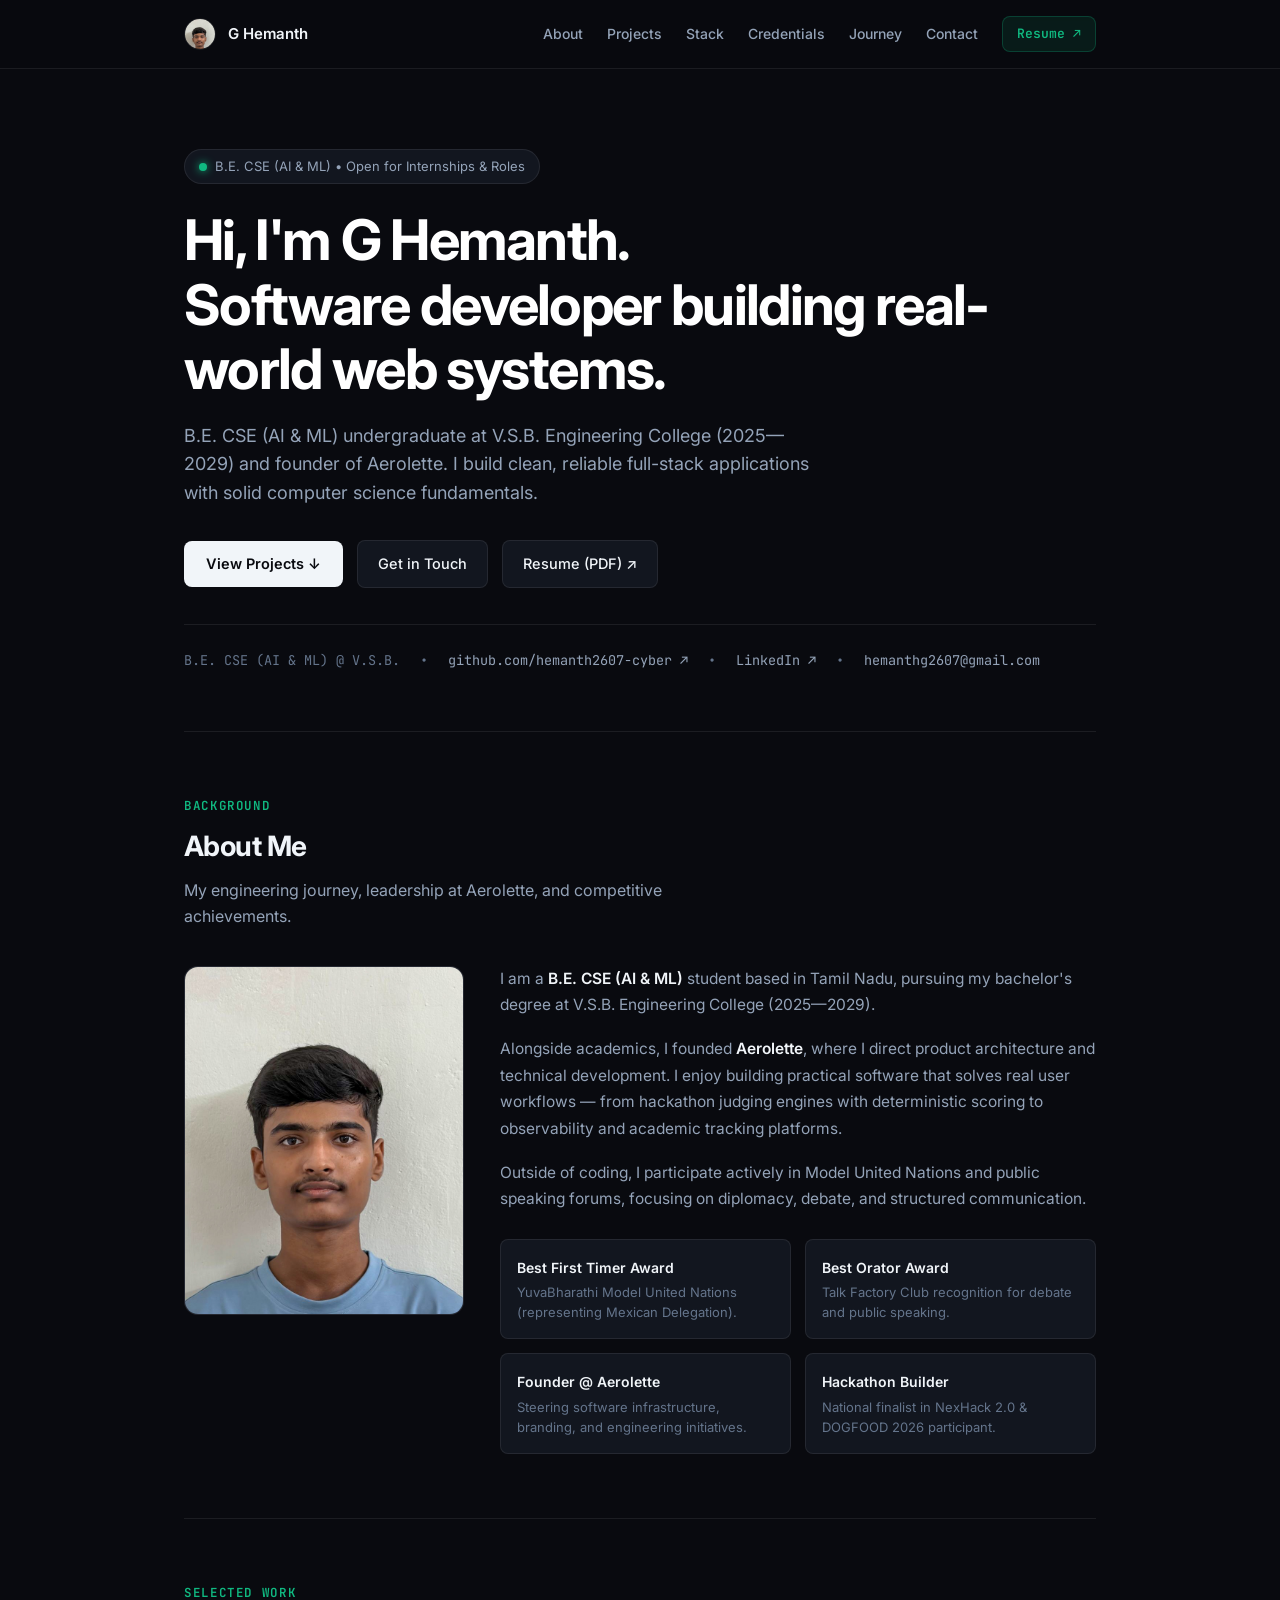
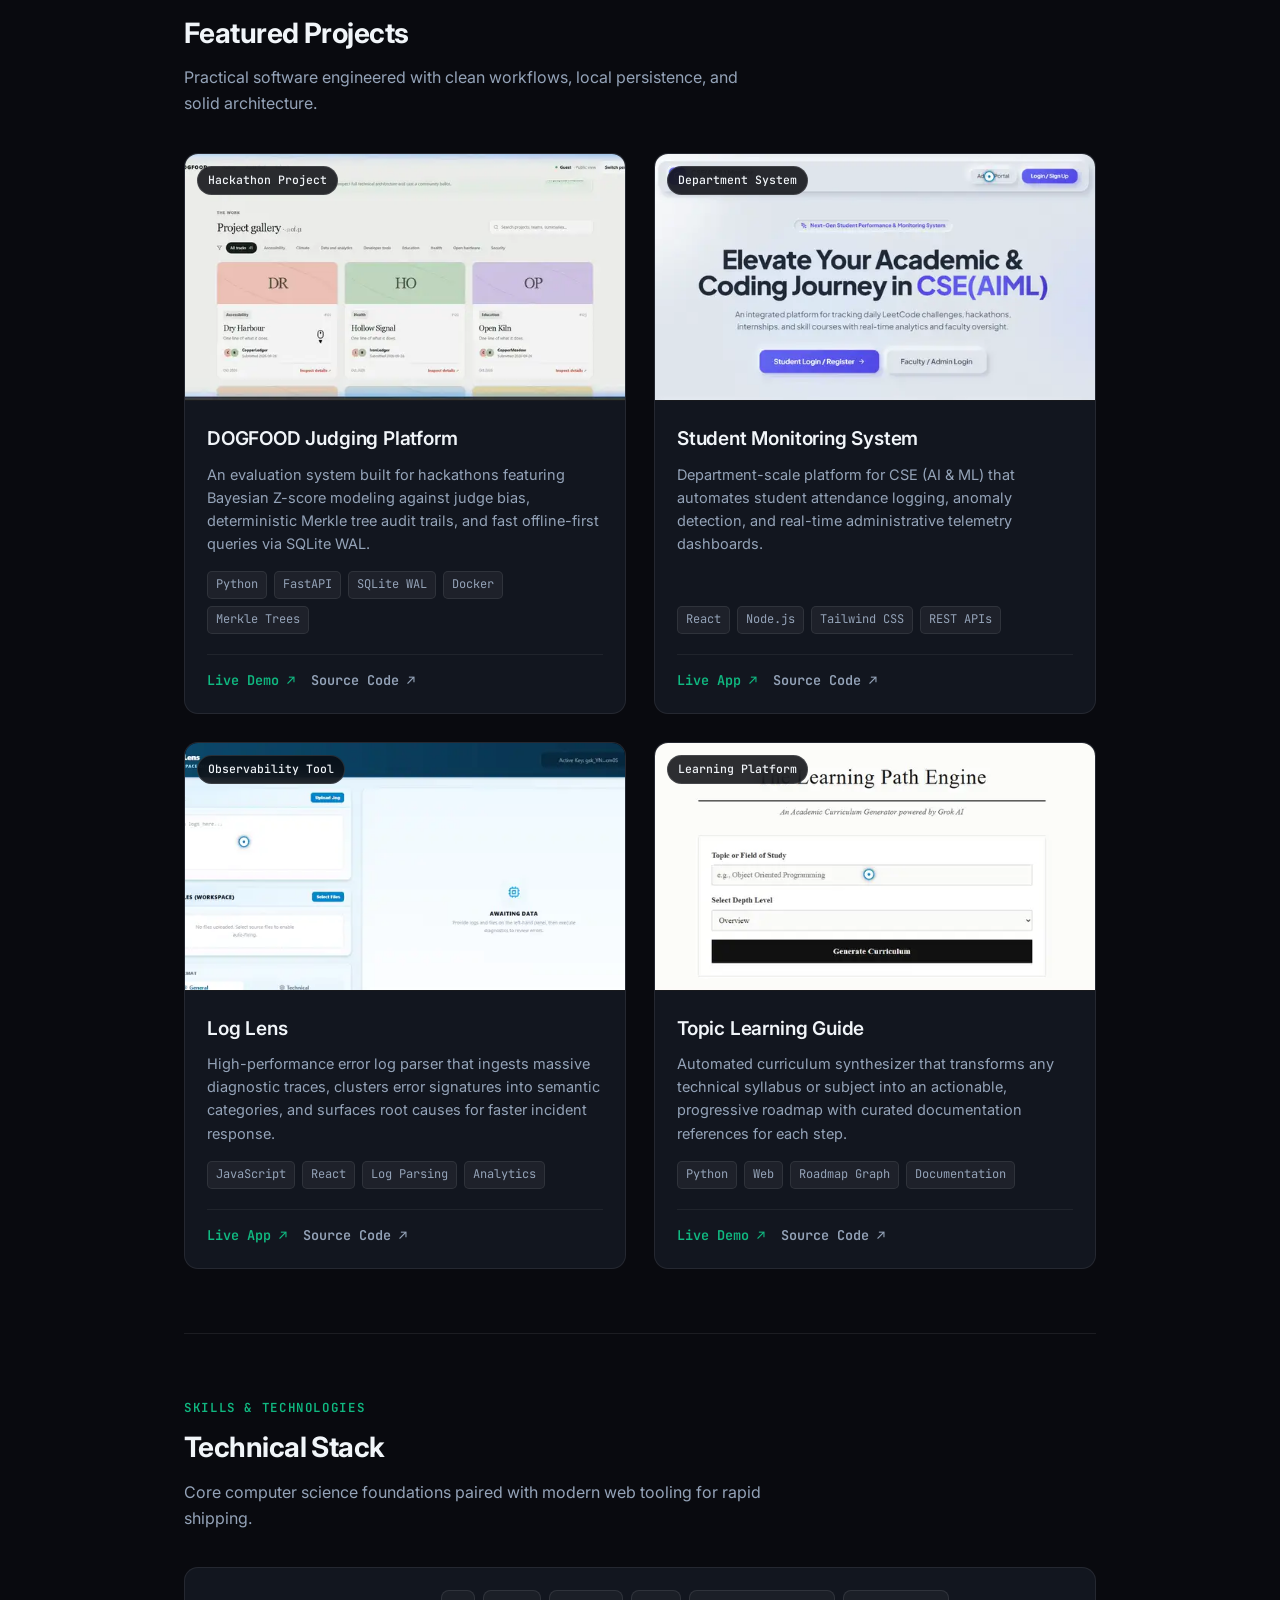
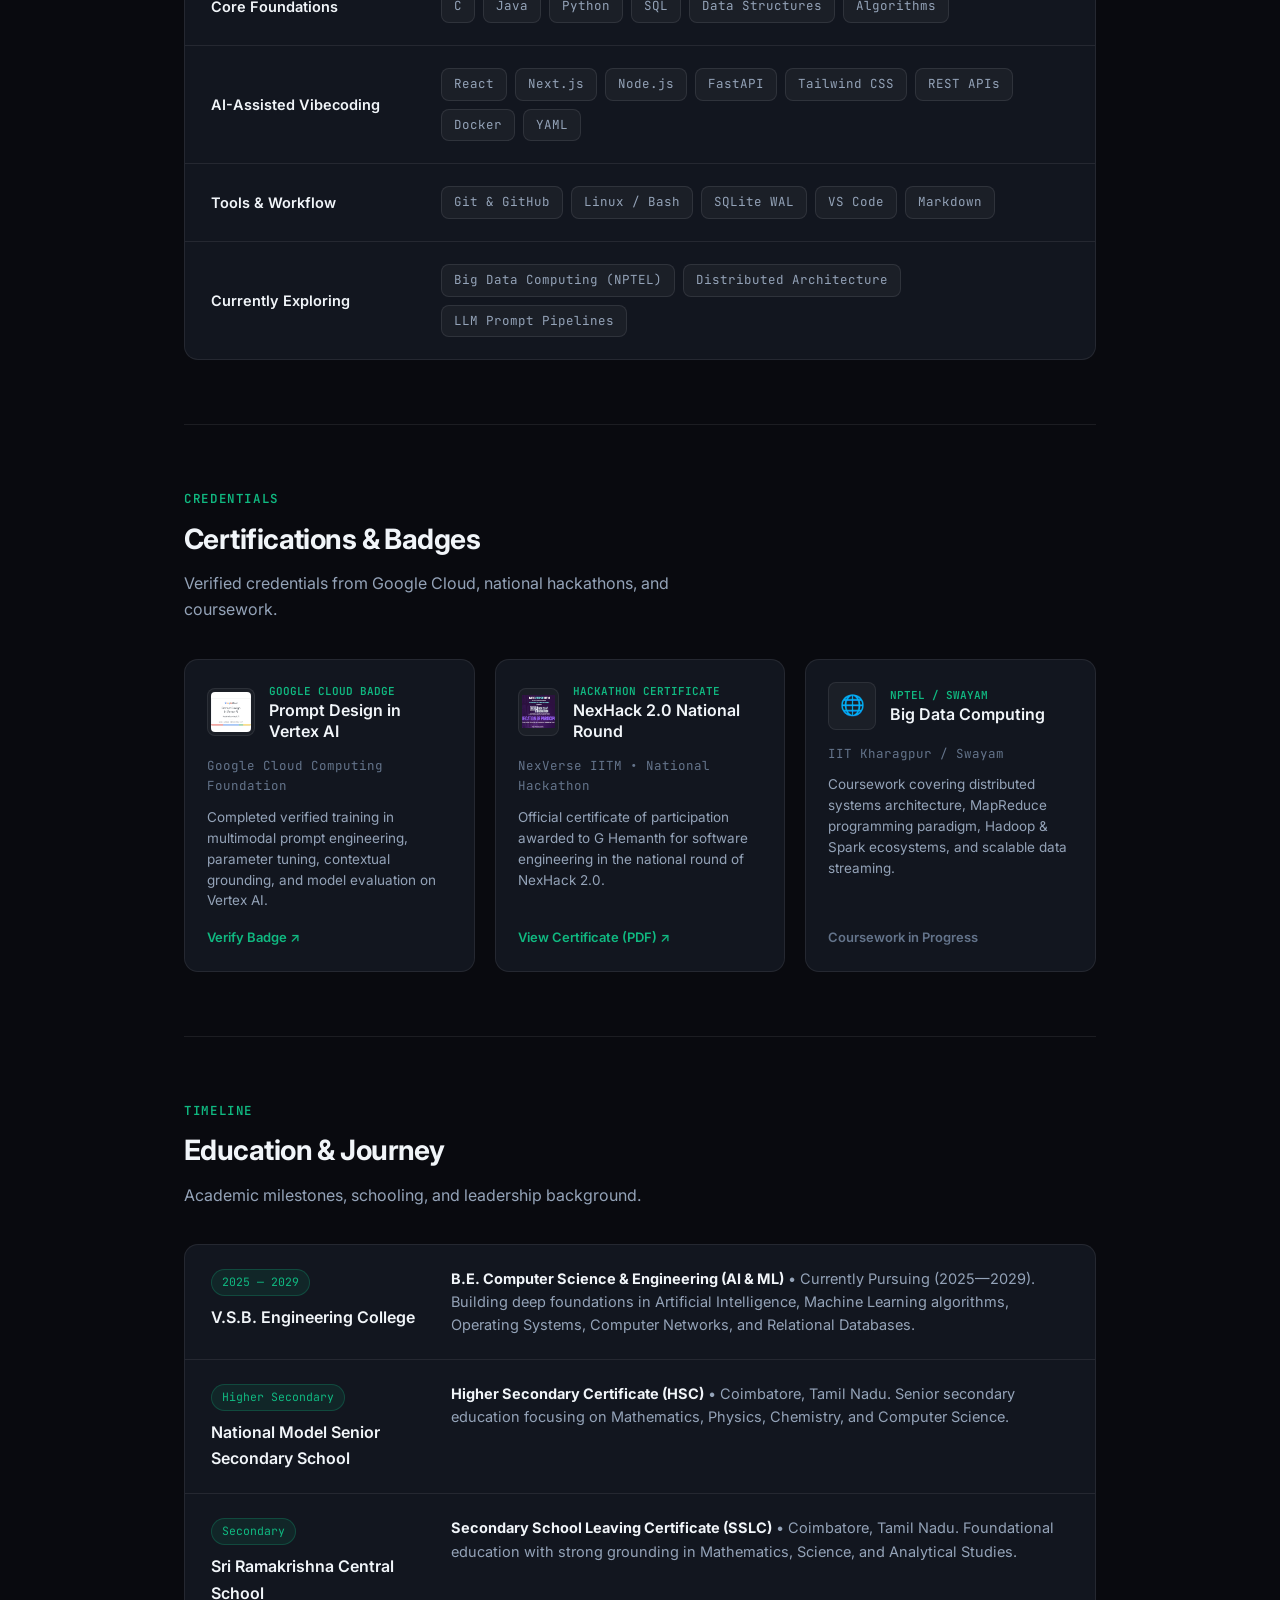
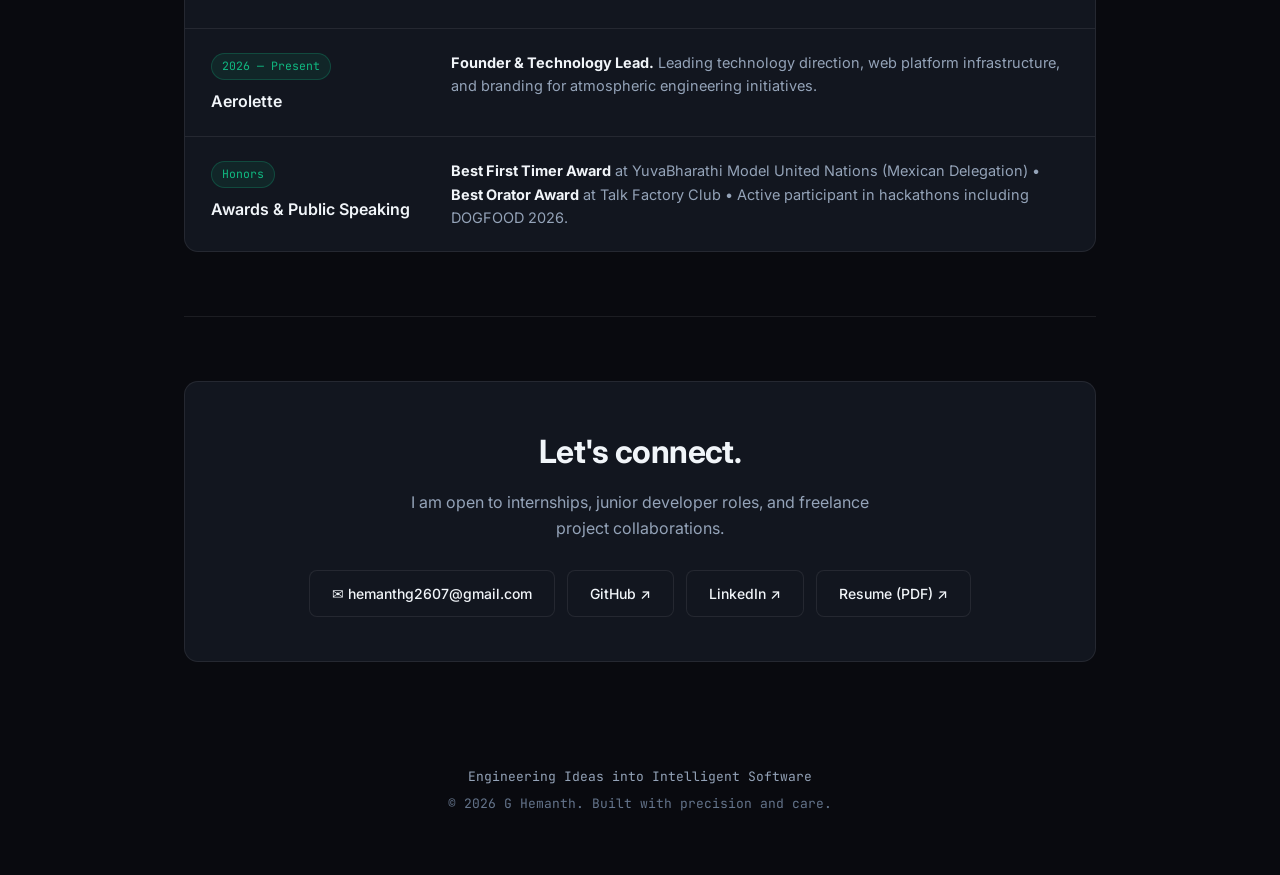
<file: index.html>
<!DOCTYPE html>
<html lang="en">
<head>
<meta charset="utf-8">
<meta name="viewport" content="width=device-width, initial-scale=1, viewport-fit=cover">
<title>G Hemanth — Software Engineer</title>
<meta name="description" content="Portfolio of G Hemanth — Computer Science undergraduate at V.S.B. Engineering College and founder of Aerolette. Building full-stack web applications and tools.">
<meta name="author" content="G Hemanth">
<link rel="icon" type="image/jpeg" href="assets/avatar.jpg">
<link rel="preconnect" href="https://fonts.googleapis.com">
<link rel="preconnect" href="https://fonts.gstatic.com" crossorigin>
<link href="https://fonts.googleapis.com/css2?family=Inter:wght@400;500;600;700&family=JetBrains+Mono:wght@400;500;600&display=swap" rel="stylesheet">
<style>
:root {
  --bg: #090a0f;
  --bg-subtle: #0e1117;
  --card: #12161f;
  --card-hover: #171c27;
  --border: rgba(255, 255, 255, 0.08);
  --border-hover: rgba(255, 255, 255, 0.18);
  --text: #f1f5f9;
  --text-muted: #94a3b8;
  --text-dim: #64748b;
  --accent: #10b981;
  --accent-soft: rgba(16, 185, 129, 0.1);
  --accent-border: rgba(16, 185, 129, 0.25);
  --radius-sm: 8px;
  --radius-md: 14px;
  --radius-lg: 20px;
}

* { box-sizing: border-box; margin: 0; padding: 0; }

html {
  scroll-behavior: smooth;
  scroll-padding-top: 84px;
  background-color: var(--bg);
  color-scheme: dark;
}

body {
  font-family: 'Inter', -apple-system, BlinkMacSystemFont, "Segoe UI", Roboto, sans-serif;
  background-color: var(--bg);
  color: var(--text);
  line-height: 1.65;
  font-size: 16px;
  -webkit-font-smoothing: antialiased;
  -moz-osx-font-smoothing: grayscale;
}

a {
  color: inherit;
  text-decoration: none;
  transition: color 0.15s ease;
}

img, video {
  max-width: 100%;
  display: block;
}

.mono {
  font-family: 'JetBrains Mono', monospace;
}

/* Container */
.container {
  max-width: 960px;
  margin: 0 auto;
  padding: 0 24px;
}

/* Header & Nav */
header.site-header {
  position: sticky;
  top: 0;
  z-index: 50;
  background: rgba(9, 10, 15, 0.85);
  backdrop-filter: blur(12px);
  -webkit-backdrop-filter: blur(12px);
  border-bottom: 1px solid var(--border);
}

.nav-wrap {
  display: flex;
  align-items: center;
  justify-content: space-between;
  height: 68px;
}

.nav-brand {
  display: flex;
  align-items: center;
  gap: 12px;
  font-weight: 600;
  font-size: 15px;
  color: var(--text);
}

.nav-avatar {
  width: 32px;
  height: 32px;
  border-radius: 50%;
  object-fit: cover;
  border: 1.5px solid var(--border);
}

.nav-links {
  display: flex;
  align-items: center;
  gap: 24px;
  font-size: 14px;
  font-weight: 500;
  color: var(--text-muted);
}

.nav-links a:hover {
  color: var(--text);
}

.btn-resume {
  display: inline-flex;
  align-items: center;
  gap: 6px;
  padding: 6px 14px;
  border-radius: var(--radius-sm);
  background: var(--accent-soft);
  color: var(--accent);
  border: 1px solid var(--accent-border);
  font-size: 13px;
  font-weight: 600;
  font-family: 'JetBrains Mono', monospace;
  transition: all 0.15s ease;
}

.btn-resume:hover {
  background: var(--accent);
  color: #061e16;
  border-color: var(--accent);
}

/* Hero Section */
.hero {
  padding: 80px 0 60px;
}

.status-badge {
  display: inline-flex;
  align-items: center;
  gap: 8px;
  padding: 6px 14px;
  border-radius: 999px;
  background: var(--card);
  border: 1px solid var(--border);
  font-size: 13px;
  color: var(--text-muted);
  margin-bottom: 24px;
}

.status-dot {
  width: 8px;
  height: 8px;
  border-radius: 50%;
  background-color: var(--accent);
  box-shadow: 0 0 8px var(--accent);
}

.hero-title {
  font-size: clamp(38px, 6vw, 56px);
  font-weight: 700;
  letter-spacing: -0.03em;
  line-height: 1.15;
  color: #ffffff;
  margin-bottom: 20px;
}

.hero-lead {
  font-size: 18px;
  color: var(--text-muted);
  max-width: 640px;
  line-height: 1.6;
  margin-bottom: 32px;
}

.hero-actions {
  display: flex;
  flex-wrap: wrap;
  align-items: center;
  gap: 14px;
  margin-bottom: 36px;
}

.btn-primary {
  display: inline-flex;
  align-items: center;
  gap: 8px;
  padding: 11px 22px;
  border-radius: var(--radius-sm);
  background: var(--text);
  color: var(--bg);
  font-weight: 600;
  font-size: 14.5px;
  transition: opacity 0.15s ease;
}

.btn-primary:hover {
  opacity: 0.9;
}

.btn-secondary {
  display: inline-flex;
  align-items: center;
  gap: 8px;
  padding: 11px 20px;
  border-radius: var(--radius-sm);
  background: var(--card);
  border: 1px solid var(--border);
  color: var(--text);
  font-weight: 500;
  font-size: 14.5px;
  transition: all 0.15s ease;
}

.btn-secondary:hover {
  background: var(--card-hover);
  border-color: var(--border-hover);
}

.hero-meta {
  display: flex;
  flex-wrap: wrap;
  align-items: center;
  gap: 20px;
  padding-top: 24px;
  border-top: 1px solid var(--border);
  font-size: 13.5px;
  color: var(--text-dim);
  font-family: 'JetBrains Mono', monospace;
}

.hero-meta a {
  display: inline-flex;
  align-items: center;
  gap: 6px;
  color: var(--text-muted);
  transition: color 0.15s ease;
}

.hero-meta a.link-github:hover {
  color: #10b981;
}

.hero-meta a.link-linkedin:hover {
  color: #38bdf8;
}

.hero-meta a.link-gmail:hover {
  color: #ef4444;
}

/* Sections */
section {
  padding: 64px 0;
  border-top: 1px solid var(--border);
}

.section-header {
  margin-bottom: 36px;
}

.section-label {
  font-size: 12.5px;
  font-weight: 600;
  font-family: 'JetBrains Mono', monospace;
  color: var(--accent);
  text-transform: uppercase;
  letter-spacing: 0.05em;
  margin-bottom: 6px;
}

.section-title {
  font-size: 28px;
  font-weight: 700;
  letter-spacing: -0.02em;
  color: var(--text);
  margin-bottom: 8px;
}

.section-desc {
  font-size: 16px;
  color: var(--text-muted);
  max-width: 580px;
}

/* About Layout */
.about-grid {
  display: grid;
  grid-template-columns: 280px 1fr;
  gap: 36px;
  align-items: start;
}

.about-photo-wrap {
  border-radius: var(--radius-md);
  overflow: hidden;
  border: 1px solid var(--border);
  background: var(--card);
}

.about-photo {
  width: 100%;
  aspect-ratio: 4/5;
  object-fit: cover;
  object-position: center top;
}

.about-content {
  display: flex;
  flex-direction: column;
  gap: 18px;
  color: var(--text-muted);
  font-size: 15.5px;
  line-height: 1.7;
}

.about-content p strong {
  color: var(--text);
  font-weight: 600;
}

.about-highlights {
  display: grid;
  grid-template-columns: repeat(2, 1fr);
  gap: 14px;
  margin-top: 8px;
}

.about-highlight-card {
  padding: 16px;
  border-radius: var(--radius-sm);
  background: var(--card);
  border: 1px solid var(--border);
}

.about-highlight-card h4 {
  font-size: 14px;
  font-weight: 600;
  color: var(--text);
  margin-bottom: 4px;
}

.about-highlight-card p {
  font-size: 13px;
  color: var(--text-dim);
  line-height: 1.5;
}

/* Projects Grid */
.projects-grid {
  display: grid;
  grid-template-columns: repeat(2, 1fr);
  gap: 28px;
}

.project-card {
  border-radius: var(--radius-md);
  background: var(--card);
  border: 1px solid var(--border);
  overflow: hidden;
  display: flex;
  flex-direction: column;
  transition: transform 0.2s ease, border-color 0.2s ease;
}

.project-card:hover {
  transform: translateY(-3px);
  border-color: var(--border-hover);
}

.project-media-wrap {
  position: relative;
  aspect-ratio: 16/9;
  background: #05070a;
  overflow: hidden;
  border-bottom: 1px solid var(--border);
}

.project-video {
  width: 100%;
  height: 100%;
  object-fit: cover;
  display: block;
}

.project-badge {
  position: absolute;
  top: 12px;
  left: 12px;
  padding: 4px 10px;
  border-radius: 999px;
  background: rgba(9, 10, 15, 0.85);
  backdrop-filter: blur(8px);
  border: 1px solid rgba(255, 255, 255, 0.12);
  font-size: 11.5px;
  font-family: 'JetBrains Mono', monospace;
  color: var(--text);
  font-weight: 500;
}

.project-body {
  padding: 22px;
  display: flex;
  flex-direction: column;
  flex: 1;
}

.project-title {
  font-size: 19px;
  font-weight: 600;
  letter-spacing: -0.01em;
  color: var(--text);
  margin-bottom: 8px;
}

.project-desc {
  font-size: 14.5px;
  color: var(--text-muted);
  line-height: 1.6;
  margin-bottom: 16px;
  flex: 1;
}

.project-tags {
  display: flex;
  flex-wrap: wrap;
  gap: 7px;
  margin-bottom: 20px;
}

.project-tag {
  font-size: 12px;
  font-family: 'JetBrains Mono', monospace;
  padding: 3px 8px;
  border-radius: 5px;
  background: rgba(255, 255, 255, 0.05);
  border: 1px solid rgba(255, 255, 255, 0.08);
  color: var(--text-muted);
}

.project-links {
  display: flex;
  align-items: center;
  gap: 16px;
  font-size: 13.5px;
  font-weight: 600;
  font-family: 'JetBrains Mono', monospace;
  padding-top: 14px;
  border-top: 1px solid rgba(255, 255, 255, 0.06);
}

.project-link {
  color: var(--accent);
  display: inline-flex;
  align-items: center;
  gap: 4px;
}

.project-link:hover {
  text-decoration: underline;
}

.project-link.secondary {
  color: var(--text-muted);
}

.project-link.secondary:hover {
  color: var(--text);
}

/* Technical Stack */
.stack-slab {
  border-radius: var(--radius-md);
  background: var(--card);
  border: 1px solid var(--border);
  overflow: hidden;
}

.stack-row {
  display: grid;
  grid-template-columns: 210px 1fr;
  padding: 22px 26px;
  border-bottom: 1px solid var(--border);
  align-items: center;
  gap: 20px;
}

.stack-row:last-child {
  border-bottom: none;
}

.stack-row-title {
  font-size: 14.5px;
  font-weight: 600;
  color: var(--text);
}

.stack-row-pills {
  display: flex;
  flex-wrap: wrap;
  gap: 8px;
}

.stack-pill {
  font-size: 12.5px;
  font-family: 'JetBrains Mono', monospace;
  padding: 5px 12px;
  border-radius: var(--radius-sm);
  background: rgba(255, 255, 255, 0.04);
  border: 1px solid rgba(255, 255, 255, 0.09);
  color: var(--text-muted);
  transition: all 0.15s ease;
}

.stack-pill:hover {
  color: var(--text);
  border-color: rgba(255, 255, 255, 0.2);
  background: rgba(255, 255, 255, 0.07);
}

/* Certifications & Badges */
.cred-grid {
  display: grid;
  grid-template-columns: repeat(3, 1fr);
  gap: 20px;
}

.cred-card {
  padding: 22px;
  border-radius: var(--radius-md);
  background: var(--card);
  border: 1px solid var(--border);
  display: flex;
  flex-direction: column;
  transition: border-color 0.2s ease;
}

.cred-card:hover {
  border-color: var(--border-hover);
}

.cred-header {
  display: flex;
  align-items: center;
  gap: 14px;
  margin-bottom: 14px;
}

.cred-badge-img {
  width: 48px;
  height: 48px;
  border-radius: var(--radius-sm);
  object-fit: contain;
  background: rgba(255, 255, 255, 0.04);
  border: 1px solid var(--border);
  padding: 3px;
}

.cred-icon-box {
  width: 48px;
  height: 48px;
  border-radius: var(--radius-sm);
  background: rgba(255, 255, 255, 0.04);
  border: 1px solid var(--border);
  display: flex;
  align-items: center;
  justify-content: center;
  font-size: 20px;
}

.cred-type {
  font-size: 11px;
  font-weight: 600;
  font-family: 'JetBrains Mono', monospace;
  color: var(--accent);
  text-transform: uppercase;
}

.cred-title {
  font-size: 16px;
  font-weight: 600;
  color: var(--text);
  line-height: 1.3;
}

.cred-issuer {
  font-size: 12.5px;
  font-family: 'JetBrains Mono', monospace;
  color: var(--text-dim);
  margin-bottom: 10px;
}

.cred-desc {
  font-size: 13.5px;
  color: var(--text-muted);
  line-height: 1.55;
  margin-bottom: 16px;
  flex: 1;
}

.cred-action {
  font-size: 13px;
  font-family: 'Inter', -apple-system, BlinkMacSystemFont, "Segoe UI", sans-serif;
  font-weight: 600;
  color: var(--accent);
  display: inline-flex;
  align-items: center;
  gap: 5px;
  transition: all 0.15s ease;
}

.cred-action:hover {
  text-decoration: underline;
  color: #34d399;
}

/* Timeline */
.timeline-card {
  border-radius: var(--radius-md);
  background: var(--card);
  border: 1px solid var(--border);
  overflow: hidden;
}

.timeline-item {
  display: grid;
  grid-template-columns: 220px 1fr;
  padding: 22px 26px;
  border-bottom: 1px solid var(--border);
  gap: 20px;
  align-items: start;
}

.timeline-item:last-child {
  border-bottom: none;
}

.timeline-meta .timeline-badge {
  display: inline-block;
  font-size: 11.5px;
  font-family: 'JetBrains Mono', monospace;
  padding: 3px 10px;
  border-radius: 999px;
  background: var(--accent-soft);
  color: var(--accent);
  border: 1px solid var(--accent-border);
  margin-bottom: 8px;
}

.timeline-meta h4 {
  font-size: 16px;
  font-weight: 600;
  color: var(--text);
}

.timeline-body p {
  font-size: 14.5px;
  color: var(--text-muted);
  line-height: 1.6;
}

.timeline-body p strong {
  color: var(--text);
}

/* Contact */
.contact-card {
  padding: 44px 32px;
  border-radius: var(--radius-md);
  background: var(--card);
  border: 1px solid var(--border);
  text-align: center;
}

.contact-card h2 {
  font-size: 32px;
  font-weight: 700;
  letter-spacing: -0.02em;
  color: var(--text);
  margin-bottom: 10px;
}

.contact-card p {
  font-size: 16px;
  color: var(--text-muted);
  max-width: 480px;
  margin: 0 auto 28px;
}

.contact-links {
  display: flex;
  flex-wrap: wrap;
  justify-content: center;
  gap: 12px;
}

.contact-btn {
  display: inline-flex;
  align-items: center;
  gap: 8px;
  padding: 11px 22px;
  border-radius: var(--radius-sm);
  background: var(--card);
  border: 1px solid var(--border);
  font-size: 14px;
  font-family: 'Inter', -apple-system, BlinkMacSystemFont, "Segoe UI", sans-serif;
  font-weight: 500;
  color: var(--text);
  transition: all 0.2s cubic-bezier(0.16, 1, 0.3, 1);
}

.contact-btn.btn-github:hover {
  border-color: #10b981;
  color: #10b981;
  background: rgba(16, 185, 129, 0.12);
  transform: translateY(-2px);
}

.contact-btn.btn-linkedin:hover {
  border-color: #0a66c2;
  color: #38bdf8;
  background: rgba(10, 102, 194, 0.18);
  transform: translateY(-2px);
}

.contact-btn.btn-gmail:hover {
  border-color: #ea4335;
  color: #ef4444;
  background: rgba(234, 67, 53, 0.15);
  transform: translateY(-2px);
}

.contact-btn.btn-resume-contact:hover {
  border-color: rgba(255, 255, 255, 0.35);
  color: #ffffff;
  background: rgba(255, 255, 255, 0.08);
  transform: translateY(-2px);
}

/* Footer */
footer.site-footer {
  padding: 40px 0 60px;
  text-align: center;
  color: var(--text-dim);
  font-size: 13px;
  font-family: 'JetBrains Mono', monospace;
}

.footer-tagline {
  color: var(--text-muted);
  margin-bottom: 6px;
}

/* Responsive */
@media (max-width: 820px) {
  .hero-title { font-size: 34px; }
  .about-grid { grid-template-columns: 1fr; }
  .about-photo { max-height: 340px; }
  .projects-grid, .cred-grid { grid-template-columns: 1fr; }
  .stack-row { grid-template-columns: 1fr; gap: 10px; }
  .timeline-item { grid-template-columns: 1fr; gap: 8px; }
  .nav-links a:not(.btn-resume) { display: none; }
}
</style>
</head>
<body>

<!-- Header -->
<header class="site-header">
  <div class="container nav-wrap">
    <a href="#" class="nav-brand">
      <img src="assets/avatar.jpg" alt="G Hemanth" class="nav-avatar">
      <span>G Hemanth</span>
    </a>
    <nav class="nav-links">
      <a href="#about">About</a>
      <a href="#projects">Projects</a>
      <a href="#stack">Stack</a>
      <a href="#credentials">Credentials</a>
      <a href="#journey">Journey</a>
      <a href="#contact">Contact</a>
      <a href="assets/G_Hemanth_Resume.pdf" target="_blank" rel="noopener noreferrer" class="btn-resume">Resume ↗</a>
    </nav>
  </div>
</header>

<main class="container">

  <!-- Hero Section -->
  <section class="hero" style="border-top:none;">
    <div class="status-badge">
      <span class="status-dot"></span>
      <span>B.E. CSE (AI &amp; ML) &bull; Open for Internships &amp; Roles</span>
    </div>

    <h1 class="hero-title">
      Hi, I'm G Hemanth.<br>
      Software developer building real-world web systems.
    </h1>

    <p class="hero-lead">
      B.E. CSE (AI &amp; ML) undergraduate at V.S.B. Engineering College (2025&mdash;2029) and founder of Aerolette. I build clean, reliable full-stack applications with solid computer science fundamentals.
    </p>

    <div class="hero-actions">
      <a href="#projects" class="btn-primary">View Projects ↓</a>
      <a href="#contact" class="btn-secondary">Get in Touch</a>
      <a href="assets/G_Hemanth_Resume.pdf" target="_blank" rel="noopener noreferrer" class="btn-secondary">Resume (PDF) ↗</a>
    </div>

    <div class="hero-meta">
      <span>B.E. CSE (AI &amp; ML) @ V.S.B.</span>
      <span>•</span>
      <a href="https://github.com/hemanth2607-cyber" target="_blank" rel="noopener noreferrer" class="link-github">github.com/hemanth2607-cyber ↗</a>
      <span>•</span>
      <a href="https://www.linkedin.com/in/hemanth-gopalsamy" target="_blank" rel="noopener noreferrer" class="link-linkedin">LinkedIn ↗</a>
      <span>•</span>
      <a href="mailto:hemanthg2607@gmail.com" class="link-gmail">hemanthg2607@gmail.com</a>
    </div>
  </section>

  <!-- About Section -->
  <section id="about">
    <div class="section-header">
      <div class="section-label">Background</div>
      <h2 class="section-title">About Me</h2>
      <p class="section-desc">My engineering journey, leadership at Aerolette, and competitive achievements.</p>
    </div>

    <div class="about-grid">
      <div class="about-photo-wrap">
        <img src="assets/profile.jpg" alt="G Hemanth" class="about-photo">
      </div>

      <div class="about-content">
        <p>
          I am a <strong>B.E. CSE (AI &amp; ML)</strong> student based in Tamil Nadu, pursuing my bachelor's degree at V.S.B. Engineering College (2025&mdash;2029).
        </p>
        <p>
          Alongside academics, I founded <strong>Aerolette</strong>, where I direct product architecture and technical development. I enjoy building practical software that solves real user workflows &mdash; from hackathon judging engines with deterministic scoring to observability and academic tracking platforms.
        </p>
        <p>
          Outside of coding, I participate actively in Model United Nations and public speaking forums, focusing on diplomacy, debate, and structured communication.
        </p>

        <div class="about-highlights">
          <div class="about-highlight-card">
            <h4>Best First Timer Award</h4>
            <p>YuvaBharathi Model United Nations (representing Mexican Delegation).</p>
          </div>
          <div class="about-highlight-card">
            <h4>Best Orator Award</h4>
            <p>Talk Factory Club recognition for debate and public speaking.</p>
          </div>
          <div class="about-highlight-card">
            <h4>Founder @ Aerolette</h4>
            <p>Steering software infrastructure, branding, and engineering initiatives.</p>
          </div>
          <div class="about-highlight-card">
            <h4>Hackathon Builder</h4>
            <p>National finalist in NexHack 2.0 &amp; DOGFOOD 2026 participant.</p>
          </div>
        </div>
      </div>
    </div>
  </section>

  <!-- Projects Section -->
  <section id="projects">
    <div class="section-header">
      <div class="section-label">Selected Work</div>
      <h2 class="section-title">Featured Projects</h2>
      <p class="section-desc">Practical software engineered with clean workflows, local persistence, and solid architecture.</p>
    </div>

    <div class="projects-grid">

      <!-- Project 1: DOGFOOD -->
      <article class="project-card">
        <div class="project-media-wrap">
          <span class="project-badge">Hackathon Project</span>
          <video class="project-video" muted loop playsinline preload="metadata" poster="assets/dogfood-demo.webp">
            <source src="assets/dogfood-demo.mp4" type="video/mp4">
          </video>
        </div>
        <div class="project-body">
          <h3 class="project-title">DOGFOOD Judging Platform</h3>
          <p class="project-desc">
            An evaluation system built for hackathons featuring Bayesian Z-score modeling against judge bias, deterministic Merkle tree audit trails, and fast offline-first queries via SQLite WAL.
          </p>
          <div class="project-tags">
            <span class="project-tag">Python</span>
            <span class="project-tag">FastAPI</span>
            <span class="project-tag">SQLite WAL</span>
            <span class="project-tag">Docker</span>
            <span class="project-tag">Merkle Trees</span>
          </div>
          <div class="project-links">
            <a href="https://dog-food-hack.vercel.app/" target="_blank" rel="noopener noreferrer" class="project-link">Live Demo ↗</a>
            <a href="https://github.com/hemanth2607-cyber/DogFoodHack" target="_blank" rel="noopener noreferrer" class="project-link secondary">Source Code ↗</a>
          </div>
        </div>
      </article>

      <!-- Project 2: Student Monitoring -->
      <article class="project-card">
        <div class="project-media-wrap">
          <span class="project-badge">Department System</span>
          <video class="project-video" muted loop playsinline preload="metadata" poster="assets/student-monitoring-demo.webp">
            <source src="assets/student-monitoring-demo.mp4" type="video/mp4">
          </video>
        </div>
        <div class="project-body">
          <h3 class="project-title">Student Monitoring System</h3>
          <p class="project-desc">
            Department-scale platform for CSE (AI &amp; ML) that automates student attendance logging, anomaly detection, and real-time administrative telemetry dashboards.
          </p>
          <div class="project-tags">
            <span class="project-tag">React</span>
            <span class="project-tag">Node.js</span>
            <span class="project-tag">Tailwind CSS</span>
            <span class="project-tag">REST APIs</span>
          </div>
          <div class="project-links">
            <a href="https://cse-aiml-student-monitoring.vercel.app" target="_blank" rel="noopener noreferrer" class="project-link">Live App ↗</a>
            <a href="https://github.com/hemanth2607-cyber/student-monitoring-system" target="_blank" rel="noopener noreferrer" class="project-link secondary">Source Code ↗</a>
          </div>
        </div>
      </article>

      <!-- Project 3: Log Lens -->
      <article class="project-card">
        <div class="project-media-wrap">
          <span class="project-badge">Observability Tool</span>
          <video class="project-video" muted loop playsinline preload="metadata" poster="assets/log-lens-demo.webp">
            <source src="assets/log-lens-demo.mp4" type="video/mp4">
          </video>
        </div>
        <div class="project-body">
          <h3 class="project-title">Log Lens</h3>
          <p class="project-desc">
            High-performance error log parser that ingests massive diagnostic traces, clusters error signatures into semantic categories, and surfaces root causes for faster incident response.
          </p>
          <div class="project-tags">
            <span class="project-tag">JavaScript</span>
            <span class="project-tag">React</span>
            <span class="project-tag">Log Parsing</span>
            <span class="project-tag">Analytics</span>
          </div>
          <div class="project-links">
            <a href="https://log-lens-phi.vercel.app/" target="_blank" rel="noopener noreferrer" class="project-link">Live App ↗</a>
            <a href="https://github.com/hemanth2607-cyber/log_lens" target="_blank" rel="noopener noreferrer" class="project-link secondary">Source Code ↗</a>
          </div>
        </div>
      </article>

      <!-- Project 4: Topic Learning Guide -->
      <article class="project-card">
        <div class="project-media-wrap">
          <span class="project-badge">Learning Platform</span>
          <video class="project-video" muted loop playsinline preload="metadata" poster="assets/topic-guide-demo.webp">
            <source src="assets/topic-guide-demo.mp4" type="video/mp4">
          </video>
        </div>
        <div class="project-body">
          <h3 class="project-title">Topic Learning Guide</h3>
          <p class="project-desc">
            Automated curriculum synthesizer that transforms any technical syllabus or subject into an actionable, progressive roadmap with curated documentation references for each step.
          </p>
          <div class="project-tags">
            <span class="project-tag">Python</span>
            <span class="project-tag">Web</span>
            <span class="project-tag">Roadmap Graph</span>
            <span class="project-tag">Documentation</span>
          </div>
          <div class="project-links">
            <a href="https://topic-learning-guide.vercel.app/" target="_blank" rel="noopener noreferrer" class="project-link">Live Demo ↗</a>
            <a href="https://github.com/hemanth2607-cyber/topic-learning-guide" target="_blank" rel="noopener noreferrer" class="project-link secondary">Source Code ↗</a>
          </div>
        </div>
      </article>

    </div>
  </section>

  <!-- Technical Stack -->
  <section id="stack">
    <div class="section-header">
      <div class="section-label">Skills &amp; Technologies</div>
      <h2 class="section-title">Technical Stack</h2>
      <p class="section-desc">Core computer science foundations paired with modern web tooling for rapid shipping.</p>
    </div>

    <div class="stack-slab">
      <div class="stack-row">
        <div class="stack-row-title">Core Foundations</div>
        <div class="stack-row-pills">
          <span class="stack-pill">C</span>
          <span class="stack-pill">Java</span>
          <span class="stack-pill">Python</span>
          <span class="stack-pill">SQL</span>
          <span class="stack-pill">Data Structures</span>
          <span class="stack-pill">Algorithms</span>
        </div>
      </div>

      <div class="stack-row">
        <div class="stack-row-title">AI-Assisted Vibecoding</div>
        <div class="stack-row-pills">
          <span class="stack-pill">React</span>
          <span class="stack-pill">Next.js</span>
          <span class="stack-pill">Node.js</span>
          <span class="stack-pill">FastAPI</span>
          <span class="stack-pill">Tailwind CSS</span>
          <span class="stack-pill">REST APIs</span>
          <span class="stack-pill">Docker</span>
          <span class="stack-pill">YAML</span>
        </div>
      </div>

      <div class="stack-row">
        <div class="stack-row-title">Tools &amp; Workflow</div>
        <div class="stack-row-pills">
          <span class="stack-pill">Git &amp; GitHub</span>
          <span class="stack-pill">Linux / Bash</span>
          <span class="stack-pill">SQLite WAL</span>
          <span class="stack-pill">VS Code</span>
          <span class="stack-pill">Markdown</span>
        </div>
      </div>

      <div class="stack-row">
        <div class="stack-row-title">Currently Exploring</div>
        <div class="stack-row-pills">
          <span class="stack-pill">Big Data Computing (NPTEL)</span>
          <span class="stack-pill">Distributed Architecture</span>
          <span class="stack-pill">LLM Prompt Pipelines</span>
        </div>
      </div>
    </div>
  </section>

  <!-- Certifications & Credentials -->
  <section id="credentials">
    <div class="section-header">
      <div class="section-label">Credentials</div>
      <h2 class="section-title">Certifications &amp; Badges</h2>
      <p class="section-desc">Verified credentials from Google Cloud, national hackathons, and coursework.</p>
    </div>

    <div class="cred-grid">

      <!-- Google Cloud Badge -->
      <div class="cred-card">
        <div class="cred-header">
          <img src="assets/prompt-design-in-vertex-ai-skill-badge.png" alt="Google Cloud Skill Badge" class="cred-badge-img">
          <div>
            <div class="cred-type">Google Cloud Badge</div>
            <h3 class="cred-title">Prompt Design in Vertex AI</h3>
          </div>
        </div>
        <div class="cred-issuer">Google Cloud Computing Foundation</div>
        <p class="cred-desc">
          Completed verified training in multimodal prompt engineering, parameter tuning, contextual grounding, and model evaluation on Vertex AI.
        </p>
        <a href="https://www.cloudskillsboost.google" target="_blank" rel="noopener noreferrer" class="cred-action">Verify Badge ↗</a>
      </div>

      <!-- NexHack Hackathon Certificate -->
      <div class="cred-card">
        <div class="cred-header">
          <a href="assets/NexHack_Certificate_G_Hemanth.pdf" target="_blank" rel="noopener noreferrer">
            <img src="assets/nexhack-badge.png" alt="NexHack 2.0 Badge" class="cred-badge-img">
          </a>
          <div>
            <div class="cred-type">Hackathon Certificate</div>
            <h3 class="cred-title">NexHack 2.0 National Round</h3>
          </div>
        </div>
        <div class="cred-issuer">NexVerse IITM • National Hackathon</div>
        <p class="cred-desc">
          Official certificate of participation awarded to G Hemanth for software engineering in the national round of NexHack 2.0.
        </p>
        <a href="assets/NexHack_Certificate_G_Hemanth.pdf" target="_blank" rel="noopener noreferrer" class="cred-action">View Certificate (PDF) ↗</a>
      </div>

      <!-- NPTEL Big Data Computing -->
      <div class="cred-card">
        <div class="cred-header">
          <div class="cred-icon-box">🌐</div>
          <div>
            <div class="cred-type">NPTEL / Swayam</div>
            <h3 class="cred-title">Big Data Computing</h3>
          </div>
        </div>
        <div class="cred-issuer">IIT Kharagpur / Swayam</div>
        <p class="cred-desc">
          Coursework covering distributed systems architecture, MapReduce programming paradigm, Hadoop &amp; Spark ecosystems, and scalable data streaming.
        </p>
        <span class="cred-action" style="color:var(--text-dim)">Coursework in Progress</span>
      </div>

    </div>
  </section>

  <!-- Education & Journey -->
  <section id="journey">
    <div class="section-header">
      <div class="section-label">Timeline</div>
      <h2 class="section-title">Education &amp; Journey</h2>
      <p class="section-desc">Academic milestones, schooling, and leadership background.</p>
    </div>

    <div class="timeline-card">

      <div class="timeline-item">
        <div class="timeline-meta">
          <span class="timeline-badge">2025 &mdash; 2029</span>
          <h4>V.S.B. Engineering College</h4>
        </div>
        <div class="timeline-body">
          <p>
            <strong>B.E. Computer Science &amp; Engineering (AI &amp; ML)</strong> &bull; Currently Pursuing (2025&mdash;2029). Building deep foundations in Artificial Intelligence, Machine Learning algorithms, Operating Systems, Computer Networks, and Relational Databases.
          </p>
        </div>
      </div>

      <div class="timeline-item">
        <div class="timeline-meta">
          <span class="timeline-badge">Higher Secondary</span>
          <h4>National Model Senior Secondary School</h4>
        </div>
        <div class="timeline-body">
          <p>
            <strong>Higher Secondary Certificate (HSC)</strong> &bull; Coimbatore, Tamil Nadu. Senior secondary education focusing on Mathematics, Physics, Chemistry, and Computer Science.
          </p>
        </div>
      </div>

      <div class="timeline-item">
        <div class="timeline-meta">
          <span class="timeline-badge">Secondary</span>
          <h4>Sri Ramakrishna Central School</h4>
        </div>
        <div class="timeline-body">
          <p>
            <strong>Secondary School Leaving Certificate (SSLC)</strong> &bull; Coimbatore, Tamil Nadu. Foundational education with strong grounding in Mathematics, Science, and Analytical Studies.
          </p>
        </div>
      </div>

      <div class="timeline-item">
        <div class="timeline-meta">
          <span class="timeline-badge">2026 &mdash; Present</span>
          <h4>Aerolette</h4>
        </div>
        <div class="timeline-body">
          <p>
            <strong>Founder &amp; Technology Lead.</strong> Leading technology direction, web platform infrastructure, and branding for atmospheric engineering initiatives.
          </p>
        </div>
      </div>

      <div class="timeline-item">
        <div class="timeline-meta">
          <span class="timeline-badge">Honors</span>
          <h4>Awards &amp; Public Speaking</h4>
        </div>
        <div class="timeline-body">
          <p>
            <strong>Best First Timer Award</strong> at YuvaBharathi Model United Nations (Mexican Delegation) &bull; <strong>Best Orator Award</strong> at Talk Factory Club &bull; Active participant in hackathons including DOGFOOD 2026.
          </p>
        </div>
      </div>

    </div>
  </section>

  <!-- Contact Section -->
  <section id="contact" style="border-bottom:none;">
    <div class="contact-card">
      <h2>Let's connect.</h2>
      <p>I am open to internships, junior developer roles, and freelance project collaborations.</p>

      <div class="contact-links">
        <a href="mailto:hemanthg2607@gmail.com" class="contact-btn btn-gmail">
          <span>✉ hemanthg2607@gmail.com</span>
        </a>
        <a href="https://github.com/hemanth2607-cyber" target="_blank" rel="noopener noreferrer" class="contact-btn btn-github">
          <span>GitHub ↗</span>
        </a>
        <a href="https://www.linkedin.com/in/hemanth-gopalsamy" target="_blank" rel="noopener noreferrer" class="contact-btn btn-linkedin">
          <span>LinkedIn ↗</span>
        </a>
        <a href="assets/G_Hemanth_Resume.pdf" target="_blank" rel="noopener noreferrer" class="contact-btn btn-resume-contact">
          <span>Resume (PDF) ↗</span>
        </a>
      </div>
    </div>
  </section>

</main>

<!-- Footer -->
<footer class="site-footer">
  <div class="container">
    <div class="footer-tagline">Engineering Ideas into Intelligent Software</div>
    <div>&copy; 2026 G Hemanth. Built with precision and care.</div>
  </div>
</footer>

<!-- Lightweight Video Playback Controller -->
<script>
// Only play videos when they enter the viewport to keep the page super lightweight and fast
(function() {
  if ('IntersectionObserver' in window) {
    var observer = new IntersectionObserver(function(entries) {
      entries.forEach(function(entry) {
        var video = entry.target;
        if (entry.isIntersecting) {
          video.play().catch(function() {});
        } else {
          video.pause();
        }
      });
    }, { threshold: 0.25 });

    document.querySelectorAll('.project-video').forEach(function(v) {
      observer.observe(v);
    });
  }
})();
</script>

</body>
</html>
</file>
